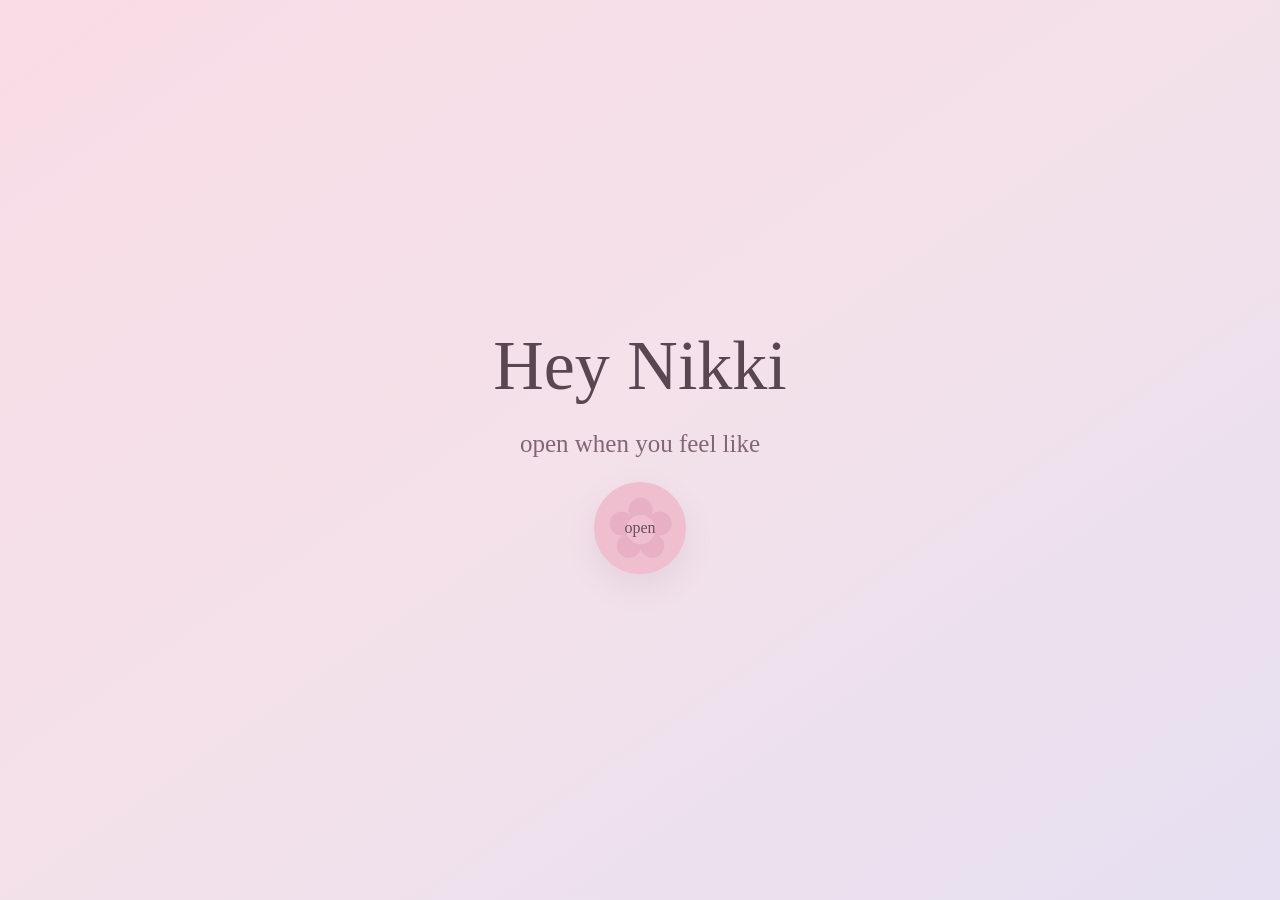
<file: index.html>
<!doctype html><html><head><meta charset="utf-8"><meta name="viewport" content="width=device-width,initial-scale=1"><title>Hey Nikki ♡</title><link rel="stylesheet" href="style.css"></head><body><main class="page"><div class="center"><h1>Hey Nikki</h1><p class="subtitle">open when you feel like</p><a class="flower-button" href="login.html"><span>open</span></a></div></main></body></html>
</file>
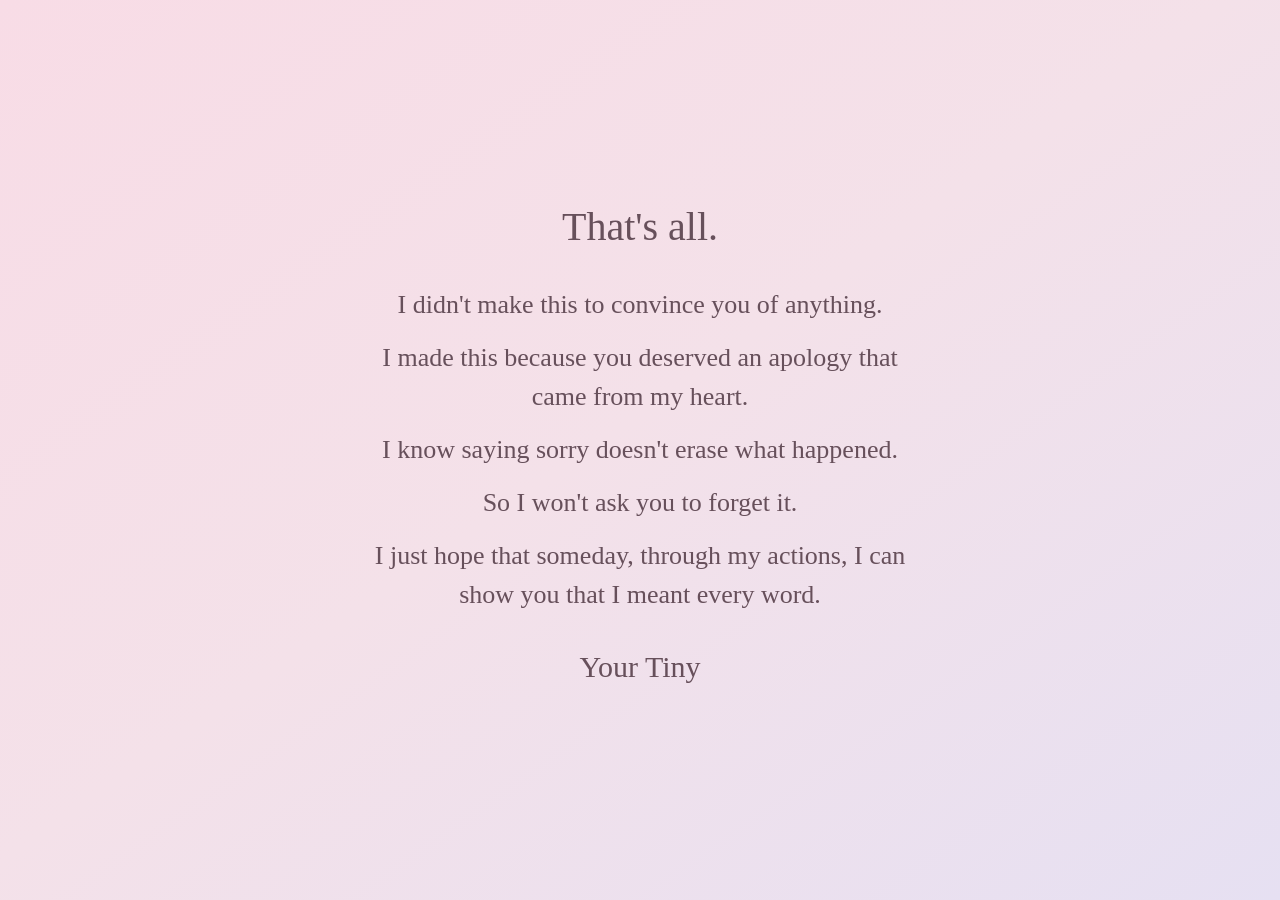
<file: final.html>
<!doctype html><html><head><meta charset="utf-8"><meta name="viewport" content="width=device-width,initial-scale=1"><title>That's all.</title><link rel="stylesheet" href="style.css"></head><body><main class="page final"><div class="final-text"><p class="title">That's all.</p><p>I didn't make this to convince you of anything.</p><p>I made this because you deserved an apology that came from my heart.</p><p>I know saying sorry doesn't erase what happened.</p><p>So I won't ask you to forget it.</p><p>I just hope that someday, through my actions, I can show you that I meant every word.</p><p class="sign">Your Tiny</p></div></main></body></html>
</file>
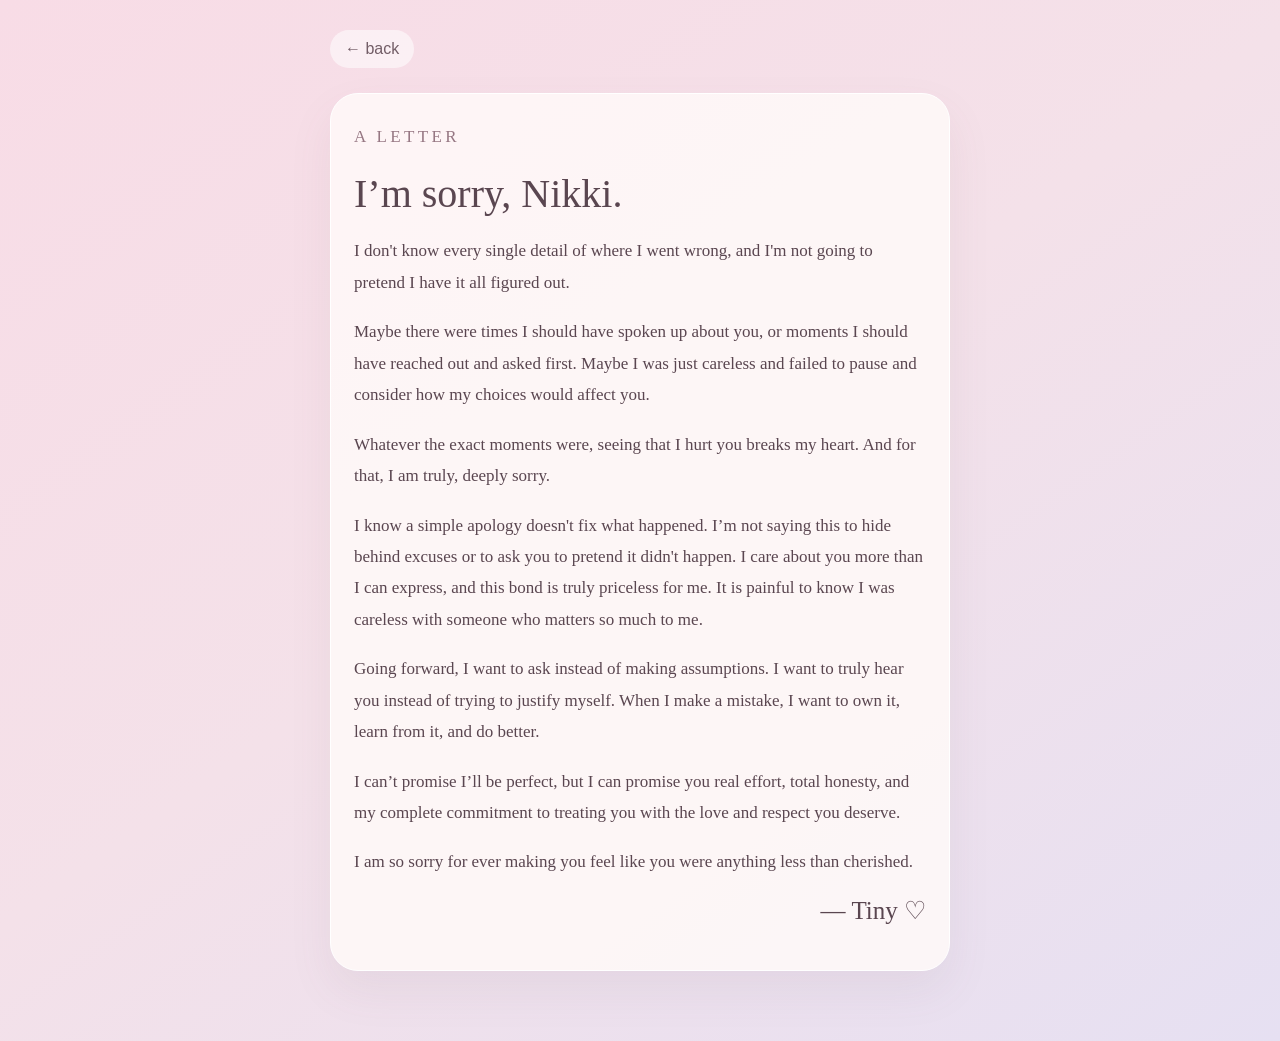
<file: letter.html>
<!doctype html><html><head><meta charset="utf-8"><meta name="viewport" content="width=device-width,initial-scale=1"><title>I'm sorry</title><link rel="stylesheet" href="style.css"></head><body><main class="content"><a class="back" href="main.html">← back</a><article class="letter-box"><p class="eyebrow">a letter</p><h2>I’m sorry, Nikki.</h2><p>I don't know every single detail of where I went wrong, and I'm not going to pretend I have it all figured out.</p><p>Maybe there were times I should have spoken up about you, or moments I should have reached out and asked first. Maybe I was just careless and failed to pause and consider how my choices would affect you.</p><p>Whatever the exact moments were, seeing that I hurt you breaks my heart. And for that, I am truly, deeply sorry.</p><p>I know a simple apology doesn't fix what happened. I’m not saying this to hide behind excuses or to ask you to pretend it didn't happen. I care about you more than I can express, and this bond is truly priceless for me. It is painful to know I was careless with someone who matters so much to me.</p><p>Going forward, I want to ask instead of making assumptions. I want to truly hear you instead of trying to justify myself. When I make a mistake, I want to own it, learn from it, and do better.</p><p>I can’t promise I’ll be perfect, but I can promise you real effort, total honesty, and my complete commitment to treating you with the love and respect you deserve.</p><p>I am so sorry for ever making you feel like you were anything less than cherished.</p><p class="signature">— Tiny ♡</p></article></main></body></html>
</file>
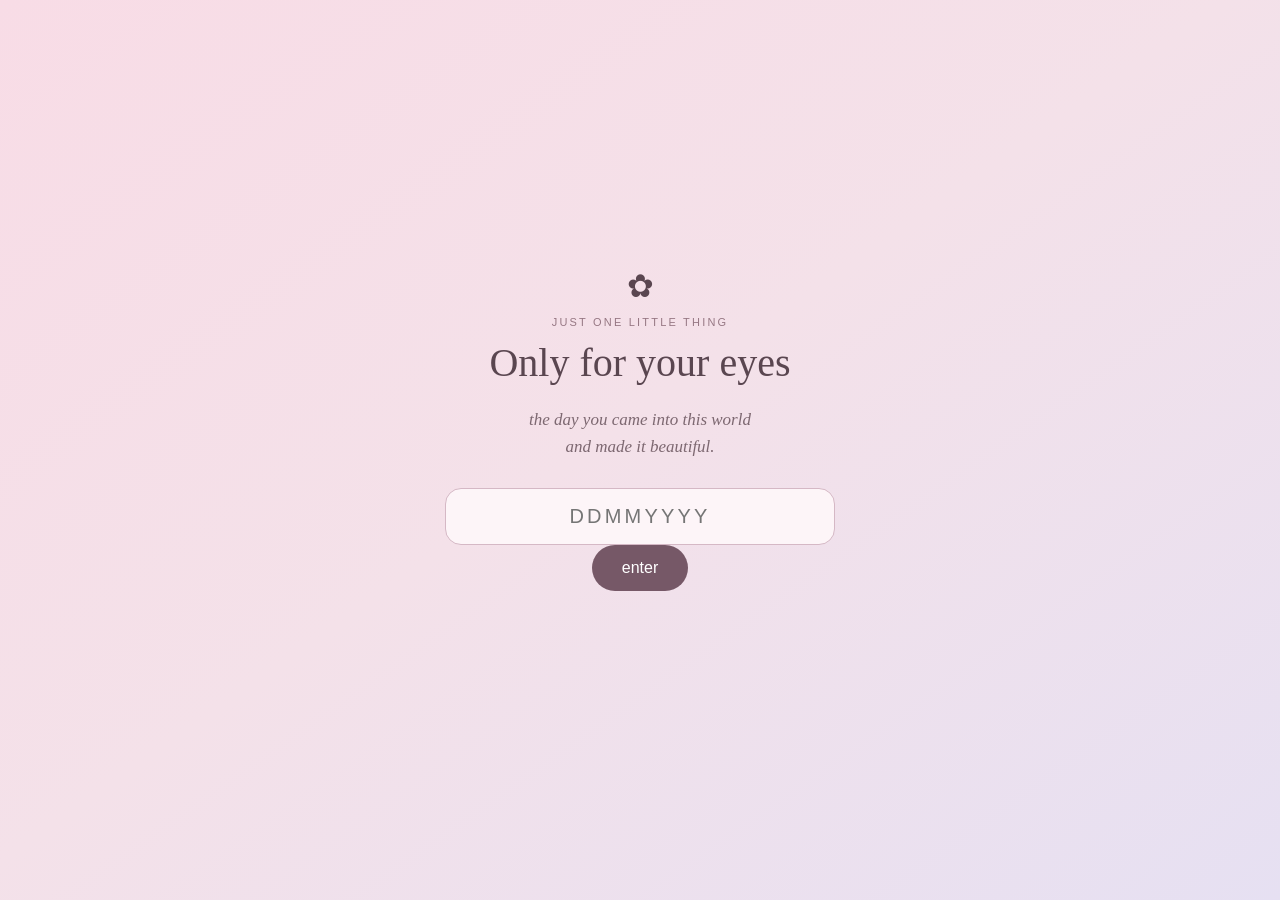
<file: login.html>
<!doctype html><html><head><meta charset="utf-8"><meta name="viewport" content="width=device-width,initial-scale=1"><title>Only for your eyes</title><link rel="stylesheet" href="style.css"></head><body><main class="page"><div class="login"><div style="font-size:32px">✿</div><p class="eyebrow">just one little thing</p><h2>Only for your eyes</h2><p class="hint">the day you came into this world<br>and made it beautiful.</p><input id="dob" inputmode="numeric" maxlength="8" placeholder="DDMMYYYY" aria-label="Date of birth"><a href="main.html" class="enter" onclick="return validateDob()">enter</a><p id="error" class="error"></p></div></main><script>function validateDob(){const x=document.getElementById('dob');const e=document.getElementById('error');x.value=x.value.replace(/\D/g,'');if(x.value==='24092002')return true;e.textContent='That doesn’t seem right 🌷';return false}document.getElementById('dob').addEventListener('input',function(){this.value=this.value.replace(/\D/g,'').slice(0,8)});</script></body></html>
</file>
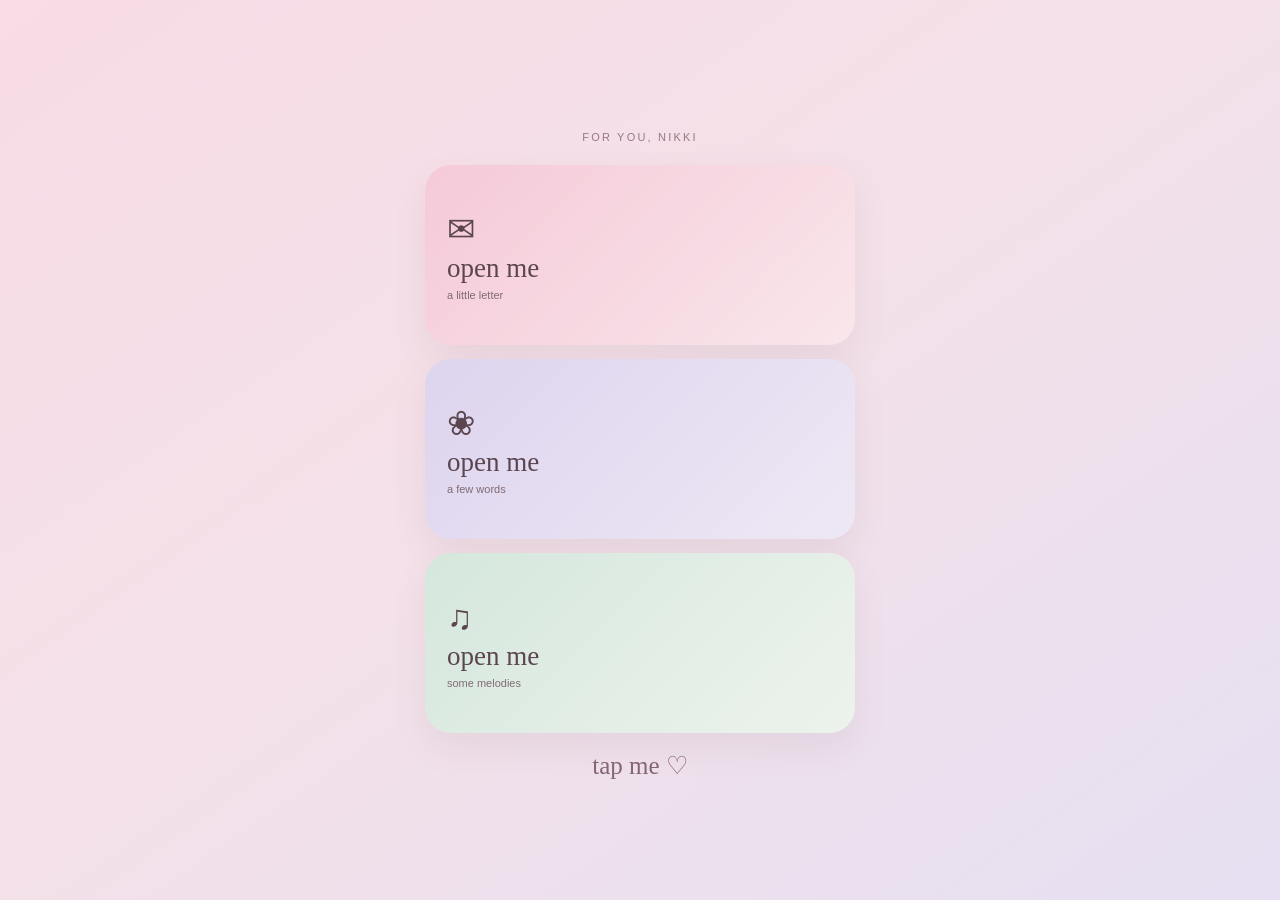
<file: main.html>
<!doctype html><html><head><meta charset="utf-8"><meta name="viewport" content="width=device-width,initial-scale=1"><title>For Nikki</title><link rel="stylesheet" href="style.css"></head><body><main class="page cards-page"><div class="cards-wrap"><p class="eyebrow">for you, Nikki</p><div class="cards"><a class="card one" href="letter.html"><span class="icon">✉</span><strong>open me</strong><small>a little letter</small></a><a class="card two" href="poem.html"><span class="icon">❀</span><strong>open me</strong><small>a few words</small></a><a class="card three" href="song.html"><span class="icon">♫</span><strong>open me</strong><small>some melodies</small></a></div><a class="tap" href="final.html">tap me ♡</a></div></main></body></html>
</file>
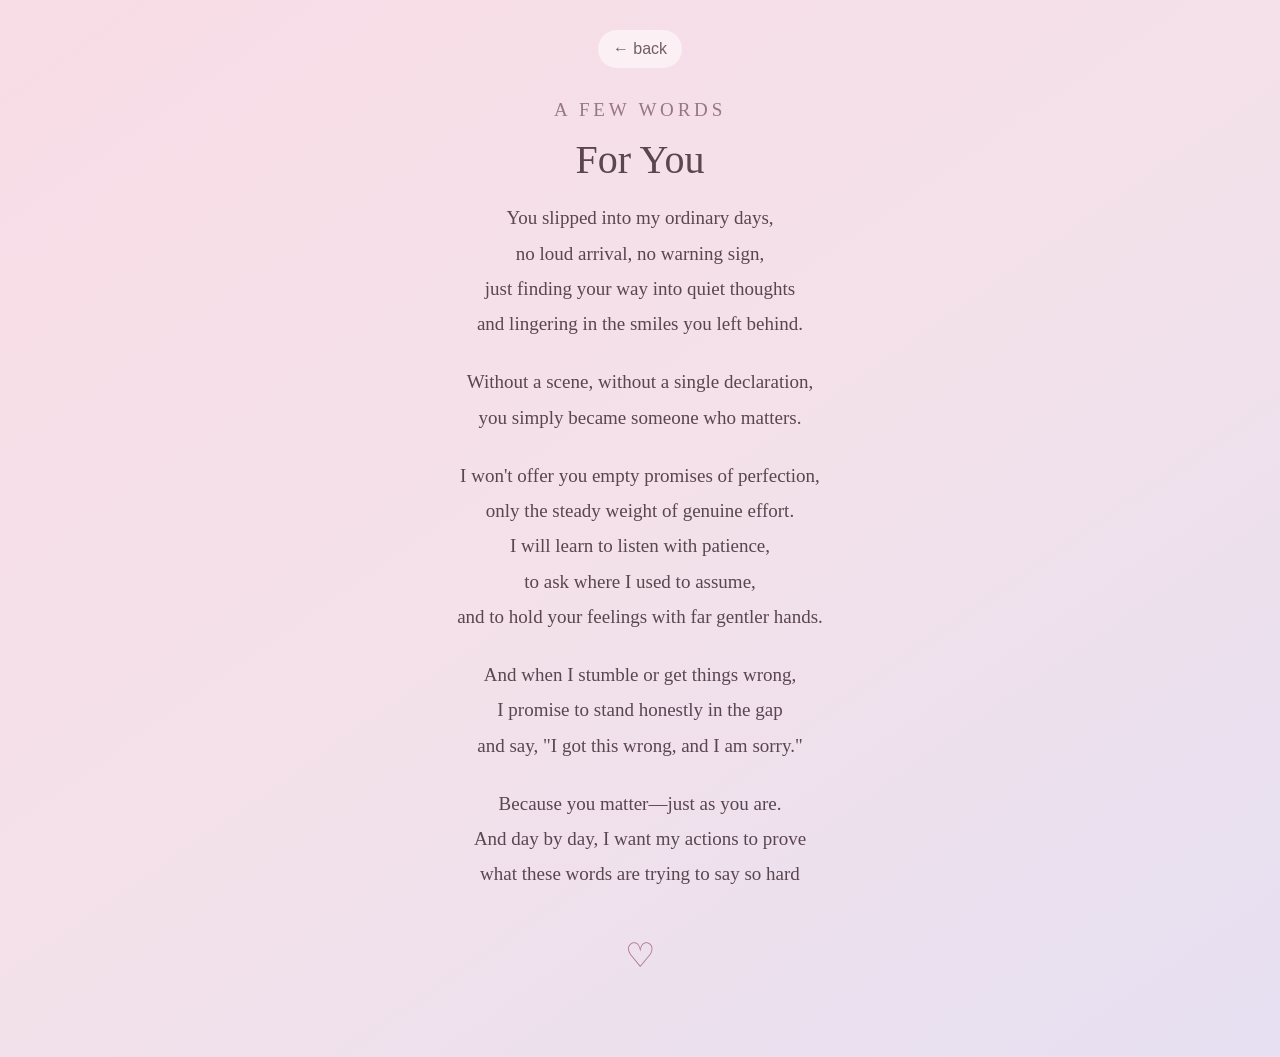
<file: poem.html>
<!doctype html><html><head><meta charset="utf-8"><meta name="viewport" content="width=device-width,initial-scale=1"><title>For You</title><link rel="stylesheet" href="style.css"></head><body><main class="content poem"><a class="back" href="main.html">← back</a><p class="eyebrow">a few words</p><h2>For You</h2><p>You slipped into my ordinary days,</p><p>no loud arrival, no warning sign,</p><p>just finding your way into quiet thoughts</p><p>and lingering in the smiles you left behind.</p><p class="gap">Without a scene, without a single declaration,</p><p>you simply became someone who matters.</p><p class="gap">I won't offer you empty promises of perfection,</p><p>only the steady weight of genuine effort.</p><p>I will learn to listen with patience,</p><p>to ask where I used to assume,</p><p>and to hold your feelings with far gentler hands.</p><p class="gap">And when I stumble or get things wrong,</p><p>I promise to stand honestly in the gap</p><p>and say, "I got this wrong, and I am sorry."</p><p class="gap">Because you matter—just as you are.</p><p>And day by day, I want my actions to prove</p><p>what these words are trying to say so hard</p><p class="heart">♡</p></main></body></html>
</file>
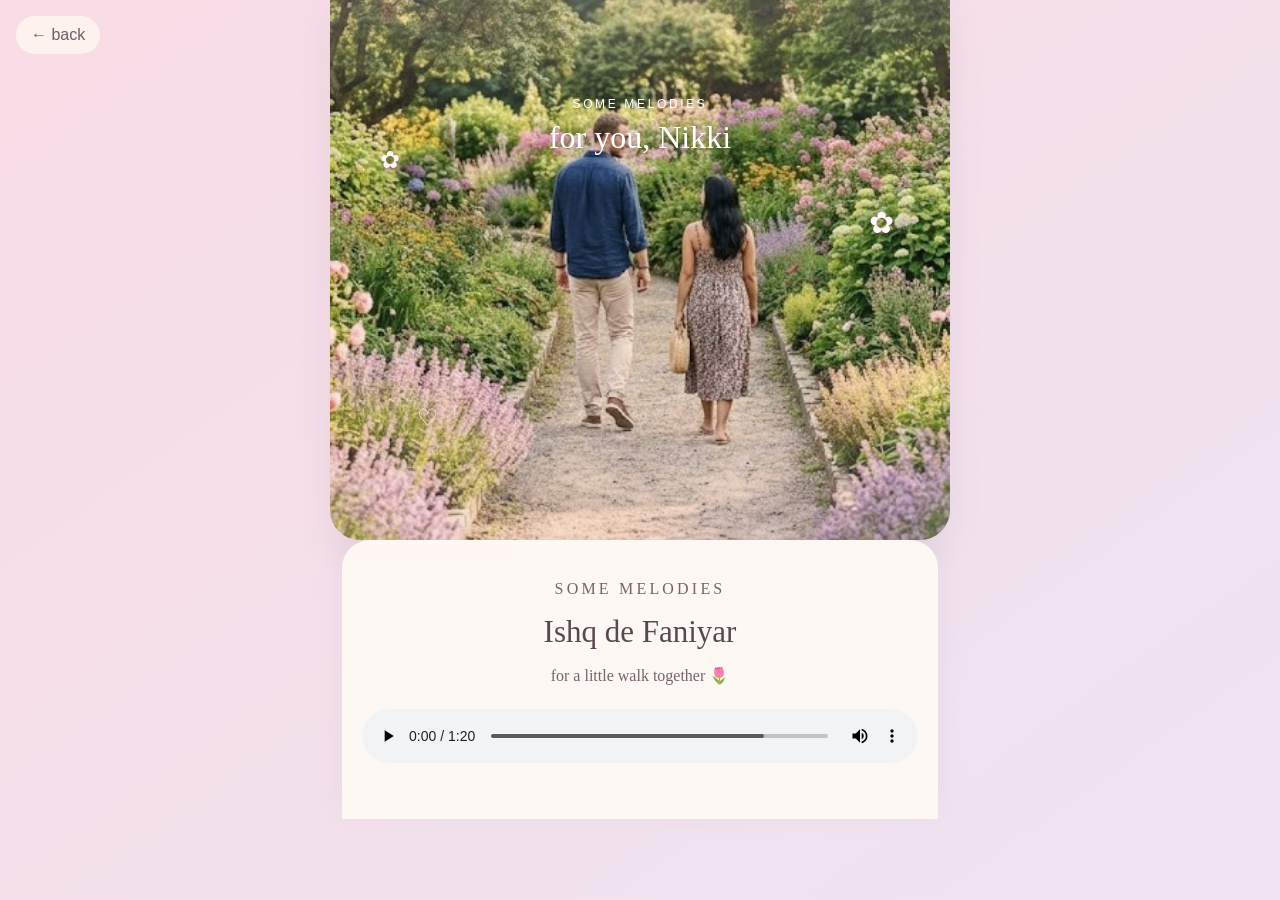
<file: song.html>
<!doctype html>
<html>
<head>
<meta charset="utf-8">
<meta name="viewport" content="width=device-width,initial-scale=1">
<title>Ishq de Faniyar</title>
<link rel="stylesheet" href="style.css">
</head>
<body class="song-page">
<a class="back song-back" href="main.html">← back</a>

<section class="photo-scene">
  <img src="music-photo.jpg" alt="A couple walking together through a flower garden">
  <div class="photo-soft"></div>
  <div class="petal p1">✿</div>
  <div class="petal p2">✿</div>
  <div class="petal p3">♡</div>
  <div class="photo-title">
    <p>some melodies</p>
    <h1>for you, Nikki</h1>
  </div>
</section>

<section class="song-info">
  <p class="eyebrow">some melodies</p>
  <h2>Ishq de Faniyar</h2>
  <p>for a little walk together 🌷</p>
  <audio controls preload="metadata">
    <source src="song.mp3" type="audio/mpeg">
  </audio>
</section>
</body>
</html>
</file>
<file: style.css>
*{box-sizing:border-box}html,body{margin:0;min-height:100%;font-family:Arial,sans-serif;color:#5a4650}body{min-height:100svh;background:linear-gradient(145deg,#f8dce6,#f4e1e9 48%,#e6e0f2)}.page{min-height:100svh;width:100%;display:flex;align-items:center;justify-content:center;padding:24px}.center{text-align:center;width:min(90%,420px)}h1,h2{font-family:Georgia,serif;font-weight:500}h1{font-size:clamp(48px,15vw,70px);margin:0}h2{font-size:40px;margin:10px 0 18px}.subtitle{font-family:cursive;font-size:25px;color:#816774;margin:24px 0}.flower-button{display:inline-flex;width:92px;height:92px;border-radius:50%;align-items:center;justify-content:center;flex-direction:column;background:#efbfd0;color:#694e5c;text-decoration:none;font-family:cursive;font-size:16px;box-shadow:0 12px 30px #8d63751f;position:relative}.flower-button:before{content:"✿";position:absolute;font-size:85px;color:#e8b0c5}.flower-button span{position:relative;z-index:1}.login{text-align:center;width:min(90%,390px)}.eyebrow{font-size:11px;text-transform:uppercase;letter-spacing:.2em;color:#967783}.hint{font:italic 17px/1.6 Georgia,serif;color:#7d6871;margin:20px 0 28px}input{width:100%;padding:16px;border-radius:16px;border:1px solid #d5b8c5;background:#fff9fbdc;text-align:center;font-size:20px;letter-spacing:.16em;outline:none}.enter{display:inline-block;background:#765867;color:white;border-radius:999px;padding:14px 30px;text-decoration:none}.error{height:18px;color:#a45f73;font-size:12px}.cards-page{padding:20px}.cards-wrap{width:min(90%,430px);text-align:center}.cards{display:flex;flex-direction:column;gap:14px;margin-top:22px}.card{height:23svh;min-height:135px;max-height:180px;border-radius:26px;padding:22px;text-align:left;text-decoration:none;color:#5b4650;display:flex;flex-direction:column;justify-content:center;box-shadow:0 15px 35px #72546418}.card.one{background:linear-gradient(135deg,#f5cad8,#f9e6eb)}.card.two{background:linear-gradient(135deg,#ddd4ee,#eee8f5)}.card.three{background:linear-gradient(135deg,#d5e7dc,#edf3ed)}.icon{font-size:34px}.card strong{font:27px Georgia,serif;margin-top:4px}.card small{font-size:11px;margin-top:5px;color:#806b74}.tap{display:inline-block;margin-top:18px;text-decoration:none;color:#856574;font:25px cursive}.content{width:min(90%,620px);margin:auto;padding:30px 0 70px}.back{display:inline-block;text-decoration:none;background:#ffffff8c;color:#725d66;border-radius:999px;padding:10px 15px;margin-bottom:25px}.letter-box{background:#fffaf8dc;border:1px solid white;border-radius:28px;padding:27px 23px;box-shadow:0 20px 45px #72546414}.letter-box p{font:17px/1.85 Georgia,serif;margin:0 0 18px}.signature{text-align:right;font:25px cursive!important}.poem{text-align:center}.poem p{font:19px/1.75 Georgia,serif;margin:0 0 2px}.poem .gap{margin-top:25px}.poem .heart{font-size:34px;color:#aa7187;margin-top:35px}.song-page{display:block;padding:0;background:#e9dde3}.scene{height:65svh;position:relative;overflow:hidden;background:linear-gradient(#e8d9df,#f3e6e1 55%,#b8c5a7 55%,#98ab8c)}.sun{position:absolute;width:100px;height:100px;border-radius:50%;background:#f8e8c5b8;right:15%;top:14%}.road{position:absolute;bottom:-20%;left:34%;width:32%;height:75%;background:#b49a88;clip-path:polygon(42% 0,58% 0,100% 100%,0 100%)}.couple{position:absolute;bottom:12%;left:50%;transform:translateX(-50%);display:flex;gap:12px;align-items:end}.boy,.girl{width:44px;height:145px;position:relative}.girl{height:124px}.head{position:absolute;top:0;left:9px;width:27px;height:27px;border-radius:50%;background:#c9967f}.torso{position:absolute;top:28px;left:5px;width:34px;height:65px;background:#536477;border-radius:12px}.leg{position:absolute;top:86px;width:10px;height:58px;background:#3f4c5b;border-radius:8px}.leg.a{left:8px}.leg.b{right:7px}.hair{position:absolute;top:-3px;left:5px;width:35px;height:37px;border-radius:50%;background:#604448;z-index:2}.dress{position:absolute;top:28px;left:3px;width:39px;height:62px;background:#b87d95;border-radius:13px;clip-path:polygon(18% 0,82% 0,100% 100%,0 100%)}.girl .leg{top:85px;height:39px;background:#735361}.flower{position:absolute;color:white;font-size:28px}.f1{left:9%;bottom:18%}.f2{right:10%;bottom:28%;font-size:36px}.f3{left:20%;bottom:43%;font-size:18px}.song-info{background:#fffaf6ee;border-radius:28px 28px 0 0;text-align:center;padding:24px 22px 30px;min-height:35svh}.song-info h2{font-size:32px;margin:5px 0}.song-info p{font:16px Georgia,serif;color:#78636c}.song-info audio{width:100%;margin-top:8px}.final{text-align:center}.final-text{width:min(90%,560px);font:26px/1.5 cursive;color:#67505b}.final-text p{margin:0 0 14px}.final-text .title{font-size:40px;margin-bottom:28px}.final-text .sign{margin-top:30px;font-size:30px}
.song-page{display:block;padding:0;background:linear-gradient(145deg,#f8dce6,#eee4f1);min-height:100svh;overflow-x:hidden}
.song-back{position:absolute;z-index:10;top:16px;left:16px;background:#fff9f0c9}
.photo-scene{height:69svh;min-height:430px;position:relative;overflow:hidden;border-radius:0 0 30px 30px;background:#f2dfe5;box-shadow:0 12px 35px #75546318}
.photo-scene img{width:100%;height:100%;object-fit:cover;object-position:center center;display:block}
.photo-soft{position:absolute;inset:0;background:linear-gradient(180deg,#f8dce640 0%,transparent 30%,transparent 67%,#f4dce53d 100%);pointer-events:none}
.photo-title{position:absolute;left:0;right:0;top:18%;text-align:center;color:#fff; text-shadow:0 2px 12px #4f354455}
.photo-title p{font:12px Arial,sans-serif;letter-spacing:.22em;text-transform:uppercase;margin:0 0 8px}
.photo-title h1{font:32px cursive;margin:0}
.petal{position:absolute;color:#fff6f7;text-shadow:0 1px 5px #79536366;font-size:24px}
.p1{left:8%;top:27%}.p2{right:9%;top:38%;font-size:30px}.p3{left:14%;bottom:20%;font-size:24px}
.song-info{position:relative;margin:-2px 12px 0;background:#fffaf6ee;border-radius:28px 28px 0 0;text-align:center;padding:24px 20px 30px;min-height:31svh;box-shadow:0 -8px 30px #75546310}
.song-info h2{font-size:31px;margin:5px 0}
.song-info p{font:16px Georgia,serif;color:#78636c}
.song-info audio{width:100%;margin-top:8px}
@media(min-width:700px){.photo-scene{height:60vh;max-width:620px;margin:auto;border-radius:0 0 30px 30px}.song-info{max-width:596px;margin:auto}}
</file>
